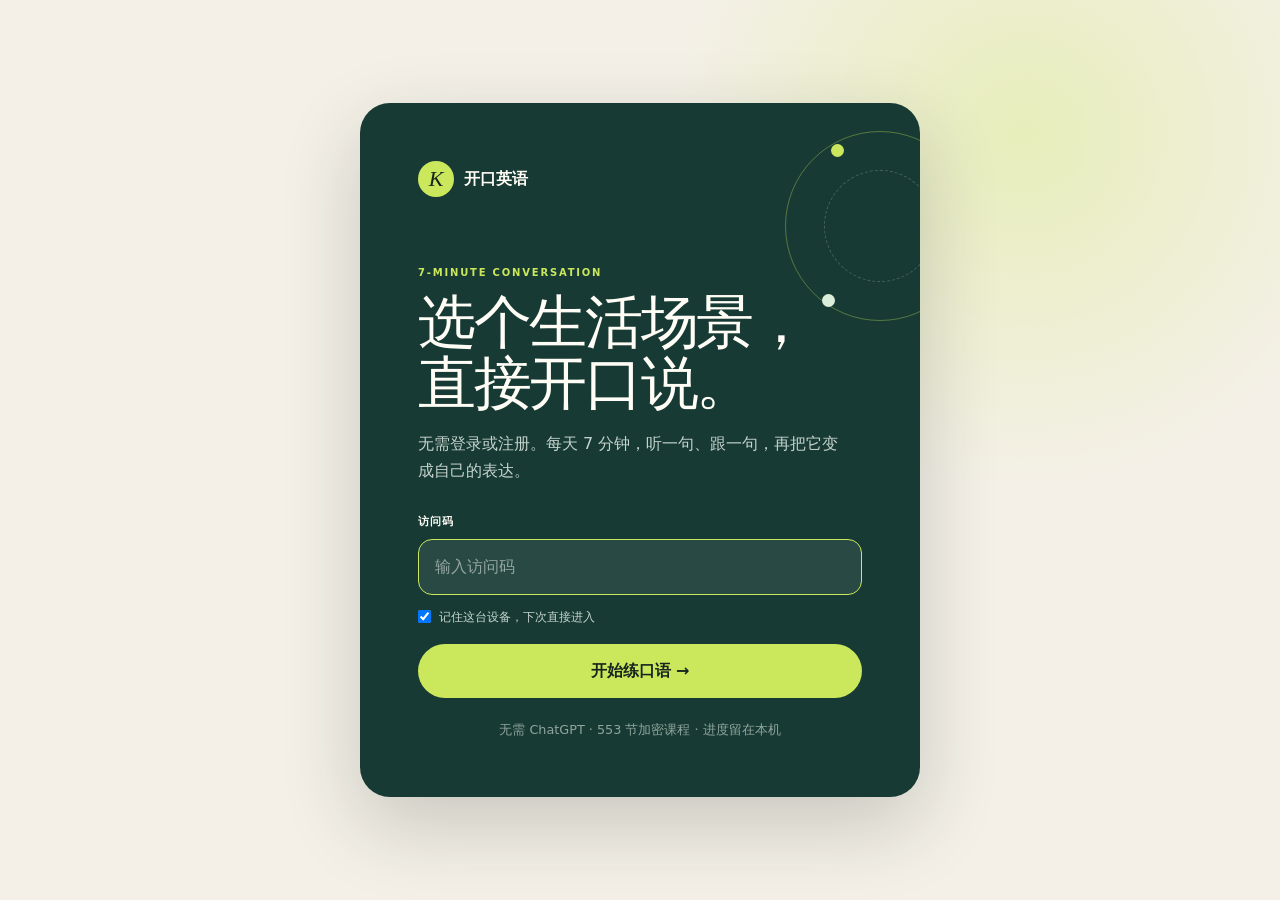
<file: index.html>
<!doctype html>
<html lang="zh-CN">
  <head>
    <meta charset="UTF-8" />
    <meta name="viewport" content="width=device-width, initial-scale=1.0, viewport-fit=cover" />
    <meta name="theme-color" content="#173b34" />
    <meta name="description" content="把 553 份双语 PDF 变成能搜索、能跟读、会复习的手机英语学习库。" />
    <meta property="og:title" content="开口英语 · 每天 12 分钟" />
    <meta property="og:description" content="553 节双语课程 · 主动回忆 · 间隔复习" />
    <meta property="og:image" content="./og.png" />
    <link rel="icon" href="./favicon.svg" />
    <link rel="manifest" href="./manifest.webmanifest" />
    <title>开口英语 · 每天 12 分钟</title>
    <script type="module" crossorigin src="./app.js"></script>
    <link rel="stylesheet" crossorigin href="./app.css">
  </head>
  <body>
    <div id="root"></div>
  </body>
</html>
</file>
<file: app.css>
/*! tailwindcss v4.2.1 | MIT License | https://tailwindcss.com */
@layer properties{@supports (((-webkit-hyphens:none)) and (not (margin-trim:inline))) or ((-moz-orient:inline) and (not (color:rgb(from red r g b)))){*,:before,:after,::backdrop{--tw-rotate-x:initial;--tw-rotate-y:initial;--tw-rotate-z:initial;--tw-skew-x:initial;--tw-skew-y:initial;--tw-border-style:solid;--tw-shadow:0 0 #0000;--tw-shadow-color:initial;--tw-shadow-alpha:100%;--tw-inset-shadow:0 0 #0000;--tw-inset-shadow-color:initial;--tw-inset-shadow-alpha:100%;--tw-ring-color:initial;--tw-ring-shadow:0 0 #0000;--tw-inset-ring-color:initial;--tw-inset-ring-shadow:0 0 #0000;--tw-ring-inset:initial;--tw-ring-offset-width:0px;--tw-ring-offset-color:#fff;--tw-ring-offset-shadow:0 0 #0000;--tw-outline-style:solid;--tw-blur:initial;--tw-brightness:initial;--tw-contrast:initial;--tw-grayscale:initial;--tw-hue-rotate:initial;--tw-invert:initial;--tw-opacity:initial;--tw-saturate:initial;--tw-sepia:initial;--tw-drop-shadow:initial;--tw-drop-shadow-color:initial;--tw-drop-shadow-alpha:100%;--tw-drop-shadow-size:initial}}}@layer theme{:root,:host{--font-sans:ui-sans-serif, system-ui, sans-serif, "Apple Color Emoji", "Segoe UI Emoji", "Segoe UI Symbol", "Noto Color Emoji";--font-mono:ui-monospace, SFMono-Regular, Menlo, Monaco, Consolas, "Liberation Mono", "Courier New", monospace;--spacing:.25rem;--default-transition-duration:.15s;--default-transition-timing-function:cubic-bezier(.4, 0, .2, 1);--default-font-family:var(--font-sans);--default-mono-font-family:var(--font-mono)}}@layer base{*,:after,:before,::backdrop{box-sizing:border-box;border:0 solid;margin:0;padding:0}::file-selector-button{box-sizing:border-box;border:0 solid;margin:0;padding:0}html,:host{-webkit-text-size-adjust:100%;tab-size:4;line-height:1.5;font-family:var(--default-font-family,ui-sans-serif, system-ui, sans-serif, "Apple Color Emoji", "Segoe UI Emoji", "Segoe UI Symbol", "Noto Color Emoji");font-feature-settings:var(--default-font-feature-settings,normal);font-variation-settings:var(--default-font-variation-settings,normal);-webkit-tap-highlight-color:transparent}hr{height:0;color:inherit;border-top-width:1px}abbr:where([title]){-webkit-text-decoration:underline dotted;text-decoration:underline dotted}h1,h2,h3,h4,h5,h6{font-size:inherit;font-weight:inherit}a{color:inherit;-webkit-text-decoration:inherit;-webkit-text-decoration:inherit;-webkit-text-decoration:inherit;-webkit-text-decoration:inherit;text-decoration:inherit}b,strong{font-weight:bolder}code,kbd,samp,pre{font-family:var(--default-mono-font-family,ui-monospace, SFMono-Regular, Menlo, Monaco, Consolas, "Liberation Mono", "Courier New", monospace);font-feature-settings:var(--default-mono-font-feature-settings,normal);font-variation-settings:var(--default-mono-font-variation-settings,normal);font-size:1em}small{font-size:80%}sub,sup{vertical-align:baseline;font-size:75%;line-height:0;position:relative}sub{bottom:-.25em}sup{top:-.5em}table{text-indent:0;border-color:inherit;border-collapse:collapse}:-moz-focusring{outline:auto}progress{vertical-align:baseline}summary{display:list-item}ol,ul,menu{list-style:none}img,svg,video,canvas,audio,iframe,embed,object{vertical-align:middle;display:block}img,video{max-width:100%;height:auto}button,input,select,optgroup,textarea{font:inherit;font-feature-settings:inherit;font-variation-settings:inherit;letter-spacing:inherit;color:inherit;opacity:1;background-color:#0000;border-radius:0}::file-selector-button{font:inherit;font-feature-settings:inherit;font-variation-settings:inherit;letter-spacing:inherit;color:inherit;opacity:1;background-color:#0000;border-radius:0}:where(select:is([multiple],[size])) optgroup{font-weight:bolder}:where(select:is([multiple],[size])) optgroup option{padding-inline-start:20px}::file-selector-button{margin-inline-end:4px}::placeholder{opacity:1}@supports (not ((-webkit-appearance:-apple-pay-button))) or (contain-intrinsic-size:1px){::placeholder{color:currentColor}@supports (color:color-mix(in lab, red, red)){::placeholder{color:color-mix(in oklab, currentcolor 50%, transparent)}}}textarea{resize:vertical}::-webkit-search-decoration{-webkit-appearance:none}::-webkit-date-and-time-value{min-height:1lh;text-align:inherit}::-webkit-datetime-edit{display:inline-flex}::-webkit-datetime-edit-fields-wrapper{padding:0}::-webkit-datetime-edit{padding-block:0}::-webkit-datetime-edit-year-field{padding-block:0}::-webkit-datetime-edit-month-field{padding-block:0}::-webkit-datetime-edit-day-field{padding-block:0}::-webkit-datetime-edit-hour-field{padding-block:0}::-webkit-datetime-edit-minute-field{padding-block:0}::-webkit-datetime-edit-second-field{padding-block:0}::-webkit-datetime-edit-millisecond-field{padding-block:0}::-webkit-datetime-edit-meridiem-field{padding-block:0}::-webkit-calendar-picker-indicator{line-height:1}:-moz-ui-invalid{box-shadow:none}button,input:where([type=button],[type=reset],[type=submit]){appearance:button}::file-selector-button{appearance:button}::-webkit-inner-spin-button{height:auto}::-webkit-outer-spin-button{height:auto}[hidden]:where(:not([hidden=until-found])){display:none!important}}@layer components;@layer utilities{.collapse{visibility:collapse}.invisible{visibility:hidden}.visible{visibility:visible}.absolute{position:absolute}.fixed{position:fixed}.relative{position:relative}.static{position:static}.sticky{position:sticky}.start{inset-inline-start:var(--spacing)}.end{inset-inline-end:var(--spacing)}.isolate{isolation:isolate}.container{width:100%}@media (width>=40rem){.container{max-width:40rem}}@media (width>=48rem){.container{max-width:48rem}}@media (width>=64rem){.container{max-width:64rem}}@media (width>=80rem){.container{max-width:80rem}}@media (width>=96rem){.container{max-width:96rem}}.block{display:block}.contents{display:contents}.flex{display:flex}.grid{display:grid}.hidden{display:none}.table{display:table}.shrink{flex-shrink:1}.grow{flex-grow:1}.transform{transform:var(--tw-rotate-x,) var(--tw-rotate-y,) var(--tw-rotate-z,) var(--tw-skew-x,) var(--tw-skew-y,)}.resize{resize:both}.rounded{border-radius:.25rem}.border{border-style:var(--tw-border-style);border-width:1px}.capitalize{text-transform:capitalize}.underline{text-decoration-line:underline}.shadow{--tw-shadow:0 1px 3px 0 var(--tw-shadow-color,#0000001a), 0 1px 2px -1px var(--tw-shadow-color,#0000001a);box-shadow:var(--tw-inset-shadow), var(--tw-inset-ring-shadow), var(--tw-ring-offset-shadow), var(--tw-ring-shadow), var(--tw-shadow)}.ring{--tw-ring-shadow:var(--tw-ring-inset,) 0 0 0 calc(1px + var(--tw-ring-offset-width)) var(--tw-ring-color,currentcolor);box-shadow:var(--tw-inset-shadow), var(--tw-inset-ring-shadow), var(--tw-ring-offset-shadow), var(--tw-ring-shadow), var(--tw-shadow)}.outline{outline-style:var(--tw-outline-style);outline-width:1px}.blur{--tw-blur:blur(8px);filter:var(--tw-blur,) var(--tw-brightness,) var(--tw-contrast,) var(--tw-grayscale,) var(--tw-hue-rotate,) var(--tw-invert,) var(--tw-saturate,) var(--tw-sepia,) var(--tw-drop-shadow,)}.filter{filter:var(--tw-blur,) var(--tw-brightness,) var(--tw-contrast,) var(--tw-grayscale,) var(--tw-hue-rotate,) var(--tw-invert,) var(--tw-saturate,) var(--tw-sepia,) var(--tw-drop-shadow,)}.transition{transition-property:color,background-color,border-color,outline-color,text-decoration-color,fill,stroke,--tw-gradient-from,--tw-gradient-via,--tw-gradient-to,opacity,box-shadow,transform,translate,scale,rotate,filter,-webkit-backdrop-filter,backdrop-filter,display,content-visibility,overlay,pointer-events;transition-timing-function:var(--tw-ease,var(--default-transition-timing-function));transition-duration:var(--tw-duration,var(--default-transition-duration))}}:root{--ink:#17251f;--muted:#65736c;--paper:#f4f0e7;--cream:#fffdf6;--lime:#cbe85c;--mint:#dbeedc;--orange:#f26c45;--navy:#173b34;--line:#17251f24;--shadow:0 18px 50px #24312a17}*{box-sizing:border-box}html{background:var(--paper);scroll-behavior:smooth}body{color:var(--ink);background:radial-gradient(circle at 90% 2%, #e6efcc 0, transparent 25rem), var(--paper);margin:0;font-family:Inter,PingFang SC,Microsoft YaHei,system-ui,sans-serif}button,input,textarea{font:inherit}button,a{-webkit-tap-highlight-color:transparent}button{color:inherit}.app-shell,.lesson-shell{width:min(1120px,100%);min-height:100vh;margin:auto;padding:0 28px 110px}.site-header{border-bottom:1px solid var(--line);justify-content:space-between;align-items:center;height:86px;display:flex}.brand{cursor:pointer;background:0 0;border:0;align-items:center;gap:11px;padding:0;font-size:18px;font-weight:800;display:flex}.brand-mark{background:var(--ink);width:35px;height:35px;color:var(--lime);border-radius:50% 50% 46% 54%;place-items:center;font-family:Georgia,serif;font-size:22px;font-style:italic;display:grid;transform:rotate(-6deg)}.header-stats{gap:8px;display:flex}.header-stats span,.header-stats button,.time-chip{border:1px solid var(--line);background:#ffffff94;border-radius:99px;padding:8px 12px;font-size:13px;font-weight:700}.header-stats button{cursor:pointer}.welcome-row{justify-content:space-between;align-items:center;min-height:330px;display:flex;position:relative;overflow:hidden}.welcome-row h1,.section-title h1{letter-spacing:-.045em;margin:15px 0 0;font-family:Georgia,Noto Serif SC,serif;font-size:clamp(48px,7vw,82px);font-weight:500;line-height:.98}.eyebrow-text,.stage-kicker{letter-spacing:.18em;color:#607257;font-size:11px;font-weight:900}.orbit-word{border:1px solid #17251f38;border-radius:50%;width:220px;height:220px;margin-right:7vw;position:relative}.orbit-word:before{content:"SPEAK";background:var(--lime);border-radius:50%;place-items:center;font-family:Georgia,serif;font-size:28px;font-style:italic;display:grid;position:absolute;inset:25px;transform:rotate(7deg)}.orbit-word span{background:var(--paper);padding:3px;font-size:11px;font-weight:800;position:absolute}.orbit-word span:first-child{top:5px;left:40px}.orbit-word span:nth-child(2){top:90px;right:-5px}.orbit-word span:nth-child(3){bottom:10px;left:40px}.today-card{background:var(--navy);color:#fff;box-shadow:var(--shadow);border-radius:28px;overflow:hidden}.today-main{grid-template-columns:220px 1fr;min-height:340px;display:grid}.today-number{border-right:1px solid #ffffff26;flex-direction:column;justify-content:center;align-items:center;display:flex}.today-number span{letter-spacing:.14em;font-size:12px}.today-number strong{color:var(--lime);font-family:Georgia,serif;font-size:110px;font-weight:400;line-height:.9}.today-number small{letter-spacing:.25em;font-weight:900}.today-copy{flex-direction:column;justify-content:center;align-items:flex-start;padding:58px 7%;display:flex}.eyebrow{flex-wrap:wrap;gap:8px;display:flex}.eyebrow span{letter-spacing:.08em;text-transform:uppercase;opacity:.82;border:1px solid;border-radius:99px;padding:5px 9px;font-size:10px;font-weight:800}.today-copy h2{max-width:760px;margin:20px 0 12px;font-family:Georgia,serif;font-size:clamp(30px,4.2vw,52px);font-weight:400;line-height:1.04}.today-copy p{color:#c9d5d0;margin:0 0 30px}.primary-button{background:var(--ink);color:#fff;cursor:pointer;border:0;border-radius:99px;justify-content:space-between;align-items:center;gap:28px;min-height:52px;padding:0 22px;font-weight:800;transition:transform .2s,background .2s;display:inline-flex}.primary-button:hover{transform:translateY(-2px)}.primary-button.light{background:var(--lime);color:var(--ink)}.primary-button:disabled{opacity:.55;cursor:wait}.method-strip{color:#cad5d1;border-top:1px solid #ffffff26;justify-content:center;align-items:center;gap:24px;min-height:66px;font-size:12px;font-weight:800;display:flex}.method-strip i{color:var(--lime);font-style:normal}.dashboard-grid{grid-template-columns:1fr 1fr;gap:18px;margin:22px 0;display:grid}.dash-card{text-align:left;border:1px solid var(--line);background:var(--cream);cursor:pointer;border-radius:22px;min-height:190px;padding:26px;transition:transform .2s,box-shadow .2s}.dash-card:hover{box-shadow:var(--shadow);transform:translateY(-3px)}.review-dash{background:var(--mint)}.dash-card>div{justify-content:space-between;align-items:center;display:flex}.dash-icon{font-size:32px}.badge{background:var(--ink);color:#fff;border-radius:50%;place-items:center;min-width:34px;height:34px;font-weight:800;display:grid}.dash-card h3{margin:35px 0 5px;font-family:Georgia,serif;font-size:28px;font-weight:500}.dash-card p{color:var(--muted);margin:0}.science-note{border-top:1px solid var(--line);border-bottom:1px solid var(--line);grid-template-columns:80px 1fr auto;align-items:center;gap:25px;margin:56px 0;padding:34px 0;display:grid}.science-number{color:var(--orange);font-family:Georgia,serif;font-size:48px}.science-note h3{margin:5px 0;font-family:Georgia,serif;font-size:27px;font-weight:500}.science-note p{color:var(--muted);max-width:680px;margin:0;line-height:1.7}.science-note button{cursor:pointer;background:0 0;border:0;border-bottom:1px solid;padding:4px 0;font-weight:800}.bottom-nav{z-index:20;-webkit-backdrop-filter:blur(18px);backdrop-filter:blur(18px);background:#17251ff2;border-radius:22px;grid-template-columns:repeat(5,1fr);width:min(580px,100% - 30px);height:72px;padding:7px;display:grid;position:fixed;bottom:18px;left:50%;transform:translate(-50%);box-shadow:0 18px 40px #11201a33}.bottom-nav button{color:#aebbb5;cursor:pointer;background:0 0;border:0;border-radius:16px;flex-direction:column;justify-content:center;align-items:center;gap:2px;font-size:11px;font-weight:700;display:flex}.bottom-nav button span{font-size:20px}.bottom-nav button.active{background:var(--lime);color:var(--ink)}.library-view,.method-view{padding:70px 0}.section-title{margin-bottom:34px}.section-title h1{font-size:clamp(42px,6vw,70px)}.section-title p{color:var(--muted);margin:18px 0 0}.search-box{background:var(--cream);border:1px solid var(--line);border-radius:16px;align-items:center;gap:12px;height:58px;padding:0 20px;display:flex}.search-box span{font-size:24px}.search-box input{background:0 0;border:0;outline:0;width:100%;font-size:16px}.chip-row{scrollbar-width:none;gap:8px;padding:16px 0 25px;display:flex;overflow-x:auto}.chip-row button{white-space:nowrap;border:1px solid var(--line);cursor:pointer;background:0 0;border-radius:99px;padding:9px 14px;font-size:12px;font-weight:700}.chip-row button.active{background:var(--ink);color:#fff}.lesson-grid{grid-template-columns:repeat(3,1fr);gap:14px;display:grid}.lesson-tile{min-width:0}.lesson-tile>button{border:1px solid var(--line);background:var(--cream);text-align:left;cursor:pointer;border-radius:20px;flex-direction:column;width:100%;height:100%;min-height:310px;padding:23px;transition:transform .2s,box-shadow .2s;display:flex}.lesson-tile:nth-child(6n+2)>button,.lesson-tile:nth-child(6n+6)>button{background:var(--mint)}.lesson-tile:nth-child(6n+4)>button{background:#f7dfd2}.lesson-tile>button:hover{box-shadow:var(--shadow);transform:translateY(-4px)}.tile-top,.tile-footer{color:var(--muted);justify-content:space-between;align-items:center;font-size:11px;font-weight:800;display:flex}.tile-index{color:#17251f40;margin-top:28px;font-family:Georgia,serif;font-size:32px}.lesson-tile h2{margin:12px 0;font-family:Georgia,serif;font-size:24px;font-weight:500;line-height:1.08}.lesson-tile p{color:var(--muted);-webkit-line-clamp:2;-webkit-box-orient:vertical;margin:0;line-height:1.5;display:-webkit-box;overflow:hidden}.tile-footer{margin-top:auto;padding-top:20px}.tile-footer b{color:var(--ink);font-size:20px}.load-more{border:1px solid var(--ink);cursor:pointer;background:0 0;border-radius:99px;margin:30px auto 0;padding:13px 22px;font-weight:800;display:block}.empty-state{text-align:center;background:var(--cream);border:1px solid var(--line);border-radius:26px;max-width:560px;margin:70px auto;padding:50px 30px}.empty-state>span{background:var(--lime);border-radius:50%;place-items:center;width:60px;height:60px;margin:auto;font-size:26px;display:grid}.empty-state h2{margin-bottom:8px;font-family:Georgia,serif;font-size:34px}.empty-state p{color:var(--muted);margin-bottom:25px}.lesson-tile.due>button{background:#f7dfd2}.method-list{border-top:1px solid var(--line)}.method-list article{border-bottom:1px solid var(--line);grid-template-columns:100px 1fr;gap:30px;padding:40px 0;display:grid}.method-list article>span{color:var(--orange);font-family:Georgia,serif;font-size:42px}.method-list h2{margin:0 0 10px;font-family:Georgia,serif;font-size:34px;font-weight:500}.method-list p{color:var(--muted);max-width:720px;line-height:1.8}.method-list a{color:var(--ink);font-size:13px;font-weight:800}.privacy-note{background:var(--mint);border-radius:18px;margin-top:30px;padding:24px}.privacy-note p{color:var(--muted);margin-bottom:0}.lesson-shell{max-width:920px;padding-bottom:70px}.lesson-topbar{border-bottom:1px solid var(--line);grid-template-columns:1fr auto 1fr;align-items:center;height:82px;display:grid}.icon-button{border:1px solid var(--line);cursor:pointer;background:#ffffff8c;border-radius:50%;width:42px;height:42px;font-size:20px}.step-dots{gap:8px;display:flex}.step-dots span{background:#17251f1a;border-radius:50%;place-items:center;width:28px;height:28px;font-size:11px;font-weight:800;display:grid}.step-dots span.active{background:var(--ink);color:var(--lime)}.lesson-topbar .time-chip{justify-self:end}.lesson-hero{padding:60px 0 35px}.lesson-hero h1{letter-spacing:-.04em;margin:18px 0 15px;font-family:Georgia,serif;font-size:clamp(40px,7vw,72px);font-weight:500;line-height:.98}.lesson-hero p{color:var(--muted);font-size:18px}.lesson-coverage{flex-wrap:wrap;align-items:center;gap:9px;margin-top:18px;display:flex}.lesson-coverage b,.lesson-coverage span{border-radius:99px;padding:7px 10px;font-size:11px}.lesson-coverage b{background:var(--ink);color:var(--lime)}.lesson-coverage span{border:1px solid var(--line);color:var(--muted)}.study-card{background:var(--cream);border:1px solid var(--line);box-shadow:var(--shadow);border-radius:28px;overflow:hidden}.step-label{background:var(--ink);color:var(--lime);letter-spacing:.16em;padding:18px 28px;font-size:11px;font-weight:900}.study-stage{padding:clamp(28px,6vw,58px)}.study-stage h2{margin:12px 0;font-family:Georgia,Noto Serif SC,serif;font-size:clamp(30px,5vw,45px);font-weight:500;line-height:1.12}.study-stage>p{color:var(--muted);line-height:1.7}.warmup-stage .primary-button,.study-stage>.primary-button{margin-top:28px}.prompt-box{background:var(--mint);border-radius:15px;margin:28px 0 5px;padding:22px;font-family:Georgia,serif;font-size:20px;line-height:1.5}.stage-heading{justify-content:space-between;align-items:flex-start;gap:20px;display:flex}.toggle{border:1px solid var(--line);cursor:pointer;white-space:nowrap;background:0 0;border-radius:99px;padding:9px 12px;font-size:11px;font-weight:800}.toggle.on{background:var(--ink);color:#fff}.transcript-list{border-top:1px solid var(--line);margin:25px 0}.transcript-row{border-bottom:1px solid var(--line);grid-template-columns:44px 1fr;gap:16px;padding:20px 0;display:grid}.play-button{background:var(--lime);cursor:pointer;border:0;border-radius:50%;width:42px;height:42px}.timestamp{color:var(--orange);font-size:10px;font-weight:900}.english-line{margin:5px 0;font-family:Georgia,serif;font-size:20px;line-height:1.48}.chinese-line{color:var(--muted);margin:8px 0 0;line-height:1.65}.source-link{color:var(--ink);font-size:13px;font-weight:800;display:inline-block}.line-tools{flex-wrap:wrap;align-items:center;gap:12px;min-height:27px;margin-top:9px;display:flex}.line-translation-toggle{color:var(--ink);cursor:pointer;background:#17251f14;border:0;border-radius:99px;padding:6px 10px;font-size:10px;font-weight:800}.line-translation-toggle.on{background:var(--mint)}.line-tools .shadow-tip{margin-top:0}.transcript-mode{border:1px solid var(--line);background:var(--paper);border-radius:16px;grid-template-columns:1fr 1fr;gap:4px;margin:22px 0 -8px;padding:4px;display:grid}.transcript-mode button{text-align:left;cursor:pointer;background:0 0;border:0;border-radius:12px;min-height:64px;padding:10px 14px}.transcript-mode button.active{background:var(--cream);box-shadow:0 5px 18px #17251f14}.transcript-mode b,.transcript-mode span{display:block}.transcript-mode span{color:var(--muted);margin-top:4px;font-size:10px}.transcript-more{border:1px solid var(--line);background:var(--paper);border-radius:15px;justify-content:space-between;align-items:center;gap:14px;margin:-9px 0 24px;padding:14px 16px;display:flex}.transcript-more span,.transcript-complete{color:var(--muted);font-size:11px}.transcript-more button{background:var(--ink);color:#fff;cursor:pointer;border:0;border-radius:99px;padding:10px 14px;font-size:11px;font-weight:800}.transcript-complete{text-align:center;margin:-8px 0 24px}.recall-grid{grid-template-columns:1fr 1fr;gap:10px;margin:28px 0;display:grid}.recall-card{border:1px solid var(--line);background:var(--paper);text-align:left;cursor:pointer;border-radius:16px;flex-direction:column;justify-content:center;align-items:flex-start;gap:8px;min-height:120px;padding:20px;display:flex}.recall-card.revealed{background:var(--mint)}.recall-word{font-family:Georgia,serif;font-size:22px;font-weight:700}.recall-answer{color:var(--muted);font-size:13px;line-height:1.45}.output-stage textarea{resize:vertical;border:1px solid var(--line);background:var(--paper);outline-color:var(--lime);border-radius:15px;width:100%;min-height:150px;padding:18px}.device-note{font-size:11px}.output-stage h3{margin-top:30px}.rating-row{grid-template-columns:repeat(3,1fr);gap:8px;display:grid}.rating-row button{border:1px solid var(--line);background:var(--paper);cursor:pointer;border-radius:15px;padding:18px 10px}.rating-row button:hover{background:var(--lime)}.rating-row b,.rating-row span{display:block}.rating-row span{color:var(--muted);margin-top:5px;font-size:11px}.quick-hero{max-width:820px;padding:78px 0 40px}.quick-hero h1{letter-spacing:-.055em;margin:14px 0 22px;font-family:Georgia,Noto Serif SC,serif;font-size:clamp(54px,8vw,90px);font-weight:500;line-height:.95}.quick-hero p{color:var(--muted);margin:0;font-size:18px;line-height:1.7}.scenario-section{margin:8px 0 24px}.scenario-grid{grid-template-columns:repeat(6,1fr);gap:10px;display:grid}.scenario-grid button{border:1px solid var(--line);background:var(--cream);text-align:left;cursor:pointer;border-radius:20px;flex-direction:column;min-width:0;min-height:156px;padding:18px 15px;transition:transform .18s,border-color .18s,background .18s;display:flex;position:relative}.scenario-grid button:hover{border-color:var(--ink);background:var(--mint);transform:translateY(-3px)}.scenario-grid button:disabled{opacity:.55;cursor:wait}.scenario-icon{margin-bottom:auto;font-size:27px}.scenario-grid b{margin-top:20px;font-size:15px}.scenario-grid small{color:var(--muted);margin-top:4px}.scenario-grid i{color:var(--muted);font-style:normal;position:absolute;top:15px;right:14px}.daily-mission{background:var(--navy);color:#fff;min-height:390px;box-shadow:var(--shadow);border-radius:30px;grid-template-columns:1fr 270px;margin-top:20px;display:grid;overflow:hidden}.mission-copy{flex-direction:column;justify-content:center;align-items:flex-start;padding:54px 58px;display:flex}.mission-tag{color:var(--lime);letter-spacing:.14em;font-size:11px;font-weight:900}.mission-copy h2{max-width:700px;margin:17px 0 9px;font-family:Georgia,Noto Serif SC,serif;font-size:clamp(32px,4.5vw,50px);font-weight:500;line-height:1.08}.mission-copy>p{color:#bac8c2;margin:0;line-height:1.55}.mission-steps{flex-wrap:wrap;gap:7px;margin:25px 0;display:flex}.mission-steps span{color:#d8e2de;border:1px solid #fff3;border-radius:99px;padding:7px 10px;font-size:11px}.mission-meter{text-align:center;background:#00000014;border-left:1px solid #ffffff24;flex-direction:column;justify-content:center;align-items:center;display:flex}.mission-meter strong{color:var(--lime);font-family:Georgia,serif;font-size:126px;font-weight:400;line-height:.82}.mission-meter span{letter-spacing:.25em;margin:16px 0 26px;font-size:13px;font-weight:900}.mission-meter small{color:#adbbb5;line-height:1.5}.home-actions{grid-template-columns:1fr 1fr;gap:12px;margin:18px 0;display:grid}.home-actions>button{border:1px solid var(--line);background:var(--cream);text-align:left;cursor:pointer;border-radius:20px;grid-template-columns:42px 1fr auto;align-items:center;gap:12px;min-height:100px;padding:18px 20px;display:grid}.home-actions>button:hover{background:var(--mint)}.home-actions>button>span{background:var(--lime);border-radius:50%;place-items:center;width:38px;height:38px;font-size:19px;display:grid}.home-actions b,.home-actions small{display:block}.home-actions small{color:var(--muted);margin-top:5px;line-height:1.4}.home-actions i{font-style:normal}.tiny-science{border-top:1px solid var(--line);grid-template-columns:180px 1fr auto;align-items:center;gap:25px;margin:42px 0 10px;padding:24px 0;display:grid}.tiny-science>span{font-family:Georgia,serif;font-size:22px}.tiny-science p{color:var(--muted);margin:0;line-height:1.65}.tiny-science button{cursor:pointer;white-space:nowrap;background:0 0;border:0;border-bottom:1px solid;padding:3px 0;font-weight:800}.speak-first-list{gap:9px;margin:28px 0;display:grid}.speak-first-list>div{border:1px solid var(--line);background:var(--paper);border-radius:15px;grid-template-columns:36px 1fr;align-items:center;padding:17px 18px;display:grid}.speak-first-list span{color:var(--orange);font-family:Georgia,serif}.speak-first-list p{margin:0;line-height:1.55}.listen-controls{border:1px solid var(--line);border-radius:99px;padding:3px;display:flex}.listen-controls button{cursor:pointer;background:0 0;border:0;border-radius:99px;padding:7px 11px;font-size:11px;font-weight:800}.listen-controls button.active{background:var(--ink);color:#fff}.translation-switch{color:var(--muted);cursor:pointer;background:0 0;border:0;margin-top:10px;padding:0;font-size:12px;text-decoration:underline}.translation-switch.on{color:var(--ink)}.shadow-tip{color:#819087;margin-top:8px;font-size:11px;display:block}.sentence-recall-list{gap:10px;margin:28px 0 18px;display:grid}.sentence-recall{border:1px solid var(--line);background:var(--paper);border-radius:17px;padding:20px}.sentence-recall.revealed{background:var(--mint)}.recall-prompt{color:var(--orange);letter-spacing:.08em;font-size:10px;font-weight:900}.sentence-recall>p{margin:8px 0 15px;font-size:17px}.reveal-button{background:var(--ink);color:#fff;cursor:pointer;border:0;border-radius:99px;padding:9px 13px;font-size:11px;font-weight:800}.recall-english{border-top:1px solid #17251f1f;justify-content:space-between;align-items:center;gap:12px;padding-top:14px;font-family:Georgia,serif;font-size:18px;line-height:1.45;display:flex}.recall-english button{background:var(--lime);cursor:pointer;border:0;border-radius:50%;flex:none;width:36px;height:36px}.phrase-bank{flex-wrap:wrap;align-items:center;gap:7px;margin:18px 0;display:flex}.phrase-bank>span{color:var(--muted);margin-right:4px;font-size:11px}.phrase-bank button{border:1px solid var(--line);cursor:pointer;background:0 0;border-radius:99px;padding:7px 10px;font-size:11px}.study-tools{justify-content:space-between;align-items:center;gap:12px;margin-top:10px;display:flex}.study-tools .translation-switch{margin-top:0}.dictionary-open{color:var(--ink);cursor:pointer;white-space:nowrap;background:0 0;border:0;border-bottom:1px solid;padding:0 0 2px;font-size:12px;font-weight:800}.word-chip-inline{color:inherit;font:inherit;cursor:pointer;background:linear-gradient(#0000 62%,#cbe85cb8 62%);border:0;border-radius:4px;margin:0;padding:0 2px;display:inline}.word-chip-inline:hover{background:var(--lime)}.phrase-bank button i{color:var(--orange);margin-left:3px;font-style:normal}.dictionary-backdrop{z-index:80;-webkit-backdrop-filter:blur(6px);backdrop-filter:blur(6px);background:#0b18137a;justify-content:center;align-items:center;padding:24px;display:flex;position:fixed;inset:0}.dictionary-sheet{background:var(--cream);border:1px solid #ffffff73;border-radius:28px;width:min(680px,100%);max-height:calc(100vh - 48px);padding:30px;overflow-y:auto;box-shadow:0 28px 90px #08161047}.dictionary-head{justify-content:space-between;align-items:flex-start;gap:20px;display:flex}.dictionary-head span{color:var(--orange);letter-spacing:.16em;font-size:10px;font-weight:900}.dictionary-head h2{margin:7px 0 22px;font-family:Georgia,Noto Serif SC,serif;font-size:34px;font-weight:500}.dictionary-head>button{border:1px solid var(--line);cursor:pointer;background:0 0;border-radius:50%;width:38px;height:38px;font-size:24px;line-height:1}.dictionary-search{border:1px solid var(--line);background:var(--paper);border-radius:16px;gap:8px;min-height:58px;padding:6px;display:flex}.dictionary-search input{background:0 0;border:0;outline:0;flex:1;min-width:0;padding:0 12px;font-size:17px}.dictionary-search button{background:var(--ink);color:#fff;cursor:pointer;border:0;border-radius:11px;flex:none;padding:0 15px;font-size:12px;font-weight:800}.dictionary-search button:disabled{opacity:.35}.local-definition{background:var(--mint);border-radius:16px;margin:17px 0 0;padding:20px}.local-definition span{color:var(--muted);letter-spacing:.12em;font-size:10px;font-weight:900;display:block}.local-definition b{margin:8px 0 3px;font-family:Georgia,serif;font-size:26px;display:block}.local-definition p,.lookup-tip{color:var(--muted);margin:5px 0 0;line-height:1.65}.lookup-tip{padding:15px 2px 0;font-size:13px}.dictionary-links{grid-template-columns:repeat(3,1fr);gap:8px;margin:18px 0;display:grid}.dictionary-links a{border:1px solid var(--line);min-height:108px;color:var(--ink);background:#fff;border-radius:15px;grid-template-columns:1fr auto;align-content:center;padding:15px;text-decoration:none;transition:transform .18s,background .18s;display:grid}.dictionary-links a:hover{background:var(--mint);transform:translateY(-2px)}.dictionary-links a.disabled{pointer-events:none;opacity:.35}.dictionary-links b{font-size:14px}.dictionary-links span{color:var(--muted);grid-column:1/-1;margin-top:7px;font-size:10px;line-height:1.4}.dictionary-links i{font-style:normal}.save-word-button{background:var(--lime);width:100%;min-height:50px;color:var(--ink);cursor:pointer;border:0;border-radius:99px;font-weight:900}.save-word-button.saved{background:var(--ink);color:#fff}.save-word-button:disabled{opacity:.35;cursor:default}.words-view{padding:70px 0}.manual-lookup{border:1px solid var(--line);background:var(--mint);text-align:left;cursor:pointer;border-radius:19px;grid-template-columns:42px 1fr auto;align-items:center;gap:13px;width:100%;min-height:88px;margin-bottom:18px;padding:16px 20px;display:grid}.manual-lookup>span{background:var(--ink);width:40px;height:40px;color:var(--lime);border-radius:50%;place-items:center;font-size:20px;display:grid}.manual-lookup b,.manual-lookup small{display:block}.manual-lookup small{color:var(--muted);margin-top:4px}.manual-lookup i{font-size:20px;font-style:normal}.saved-word-grid{grid-template-columns:repeat(2,1fr);gap:12px;display:grid}.saved-word-grid article{border:1px solid var(--line);background:var(--cream);border-radius:19px;overflow:hidden}.saved-word-main{text-align:left;cursor:pointer;background:0 0;border:0;width:100%;min-height:180px;padding:24px}.saved-word-main>span{color:var(--orange);letter-spacing:.1em;font-size:10px;font-weight:900}.saved-word-main h2{margin:20px 0 7px;font-family:Georgia,serif;font-size:28px;font-weight:500}.saved-word-main p{color:var(--muted);margin:0;line-height:1.55}.saved-word-grid article>div{border-top:1px solid var(--line);grid-template-columns:1fr 1fr;display:grid}.saved-word-grid article>div button{min-height:44px;color:var(--muted);cursor:pointer;background:0 0;border:0;font-size:11px;font-weight:800}.saved-word-grid article>div button+button{border-left:1px solid var(--line)}.saved-word-grid article>div button:hover{background:var(--mint);color:var(--ink)}@media (width<=760px){.app-shell,.lesson-shell{padding-left:17px;padding-right:17px}.site-header{height:70px}.header-stats span{padding:7px 9px;font-size:11px}.header-stats span:last-child{display:none}.welcome-row{min-height:260px}.welcome-row h1{font-size:50px}.orbit-word{width:115px;height:115px;margin-right:-35px}.orbit-word:before{font-size:16px;inset:15px}.orbit-word span{display:none}.today-main{grid-template-columns:1fr}.today-number{display:none}.today-copy{min-height:330px;padding:38px 24px}.today-copy h2{font-size:35px}.method-strip{gap:8px;padding:0 10px;font-size:10px}.dashboard-grid{grid-template-columns:1fr 1fr;gap:10px}.dash-card{min-height:170px;padding:18px}.dash-card h3{margin-top:28px;font-size:22px}.dash-card p{font-size:12px}.science-note{grid-template-columns:50px 1fr;gap:14px}.science-number{font-size:34px}.science-note h3{font-size:23px}.science-note p{font-size:13px}.science-note button{grid-column:2;justify-self:start}.library-view,.method-view{padding-top:42px}.section-title h1{font-size:46px}.lesson-grid{grid-template-columns:1fr}.lesson-tile>button{min-height:260px}.chip-row{margin-right:-17px;padding-right:17px}.method-list article{grid-template-columns:54px 1fr;gap:14px}.method-list article>span{font-size:30px}.method-list h2{font-size:28px}.lesson-topbar{height:70px}.step-dots span{width:24px;height:24px}.lesson-topbar .time-chip{text-align:center;max-width:112px;padding:7px 8px;font-size:9px;line-height:1.2}.lesson-hero{padding:40px 0 25px}.lesson-hero h1{font-size:43px}.study-card{border-radius:22px}.step-label{padding:15px 20px}.study-stage{padding:28px 20px}.stage-heading{display:block}.stage-heading .toggle{margin-top:8px}.english-line{font-size:18px}.recall-grid,.rating-row{grid-template-columns:1fr}.rating-row button{text-align:left;justify-content:space-between;align-items:center;display:flex}.rating-row span{margin:0}.quick-hero{padding:50px 0 28px}.quick-hero h1{font-size:53px}.quick-hero p{font-size:15px}.scenario-section{margin-right:-17px;overflow:hidden}.scenario-grid{scrollbar-width:none;padding:2px 17px 12px 0;display:flex;overflow-x:auto}.scenario-grid button{flex:0 0 126px;min-height:140px}.daily-mission{border-radius:24px;grid-template-columns:1fr;min-height:0}.mission-copy{padding:34px 23px}.mission-copy h2{font-size:34px}.mission-meter{display:none}.mission-steps{margin:20px 0}.mission-steps span{font-size:10px}.home-actions{grid-template-columns:1fr}.home-actions>button{min-height:92px}.tiny-science{grid-template-columns:1fr;gap:9px}.tiny-science button{justify-self:start}.listen-controls{margin-top:12px;display:inline-flex}.sentence-recall>p{font-size:16px}.transcript-mode button{padding:9px 10px}.transcript-more{flex-direction:column;align-items:stretch}.transcript-more button{width:100%}.header-stats button{padding:7px 9px;font-size:11px}.bottom-nav button{font-size:10px}.bottom-nav button span{font-size:18px}.words-view{padding-top:42px}.saved-word-grid{grid-template-columns:1fr}.dictionary-backdrop{align-items:flex-end;padding:0}.dictionary-sheet{width:100%;max-height:88vh;padding:24px 18px calc(24px + env(safe-area-inset-bottom));border-radius:24px 24px 0 0}.dictionary-head h2{margin-bottom:18px;font-size:30px}.dictionary-links{grid-template-columns:1fr}.dictionary-links a{min-height:76px}}@media (prefers-reduced-motion:reduce){*{scroll-behavior:auto!important;transition:none!important}}@property --tw-rotate-x{syntax:"*";inherits:false}@property --tw-rotate-y{syntax:"*";inherits:false}@property --tw-rotate-z{syntax:"*";inherits:false}@property --tw-skew-x{syntax:"*";inherits:false}@property --tw-skew-y{syntax:"*";inherits:false}@property --tw-border-style{syntax:"*";inherits:false;initial-value:solid}@property --tw-shadow{syntax:"*";inherits:false;initial-value:0 0 #0000}@property --tw-shadow-color{syntax:"*";inherits:false}@property --tw-shadow-alpha{syntax:"<percentage>";inherits:false;initial-value:100%}@property --tw-inset-shadow{syntax:"*";inherits:false;initial-value:0 0 #0000}@property --tw-inset-shadow-color{syntax:"*";inherits:false}@property --tw-inset-shadow-alpha{syntax:"<percentage>";inherits:false;initial-value:100%}@property --tw-ring-color{syntax:"*";inherits:false}@property --tw-ring-shadow{syntax:"*";inherits:false;initial-value:0 0 #0000}@property --tw-inset-ring-color{syntax:"*";inherits:false}@property --tw-inset-ring-shadow{syntax:"*";inherits:false;initial-value:0 0 #0000}@property --tw-ring-inset{syntax:"*";inherits:false}@property --tw-ring-offset-width{syntax:"<length>";inherits:false;initial-value:0}@property --tw-ring-offset-color{syntax:"*";inherits:false;initial-value:#fff}@property --tw-ring-offset-shadow{syntax:"*";inherits:false;initial-value:0 0 #0000}@property --tw-outline-style{syntax:"*";inherits:false;initial-value:solid}@property --tw-blur{syntax:"*";inherits:false}@property --tw-brightness{syntax:"*";inherits:false}@property --tw-contrast{syntax:"*";inherits:false}@property --tw-grayscale{syntax:"*";inherits:false}@property --tw-hue-rotate{syntax:"*";inherits:false}@property --tw-invert{syntax:"*";inherits:false}@property --tw-opacity{syntax:"*";inherits:false}@property --tw-saturate{syntax:"*";inherits:false}@property --tw-sepia{syntax:"*";inherits:false}@property --tw-drop-shadow{syntax:"*";inherits:false}@property --tw-drop-shadow-color{syntax:"*";inherits:false}@property --tw-drop-shadow-alpha{syntax:"<percentage>";inherits:false;initial-value:100%}@property --tw-drop-shadow-size{syntax:"*";inherits:false}.unlock-shell{background:radial-gradient(circle at 80% 15%,#cbe85c52,#0000 22rem),#f4f0e7;place-items:center;min-height:100vh;padding:24px;display:grid}.unlock-card{color:#fffdf6;background:#173b34;border-radius:30px;width:min(560px,100%);padding:clamp(30px,7vw,58px);position:relative;overflow:hidden;box-shadow:0 28px 80px #17251f33}.unlock-brand{align-items:center;gap:10px;font-weight:800;display:flex}.unlock-brand>span{color:#17251f;background:#cbe85c;border-radius:50%;place-items:center;width:36px;height:36px;font:italic 22px Georgia,serif;display:grid}.unlock-orbit{border:1px solid #cbe85c59;border-radius:50%;width:190px;height:190px;position:absolute;top:28px;right:-55px}.unlock-orbit:after{content:"";border:1px dashed #fff3;border-radius:50%;position:absolute;inset:38px}.unlock-orbit i{background:#cbe85c;border-radius:50%;width:13px;height:13px;position:absolute}.unlock-orbit i:first-child{top:12px;left:45px}.unlock-orbit i:nth-child(2){background:#f26c45;top:86px;right:5px}.unlock-orbit i:nth-child(3){background:#dbeedc;bottom:13px;left:36px}.unlock-kicker{color:#cbe85c;letter-spacing:.18em;margin-top:68px;font-size:10px;font-weight:900;display:block}.unlock-card h1{letter-spacing:-.04em;margin:13px 0 15px;font:500 clamp(38px,8vw,58px)/1.05 Georgia,Noto Serif SC,serif}.unlock-card>p{color:#c6d2cd;max-width:430px;line-height:1.7}.unlock-card form{margin-top:30px}.unlock-card form>label:first-child{display:block}.unlock-card label>span{letter-spacing:.1em;margin-bottom:8px;font-size:11px;font-weight:800;display:block}.unlock-card input[type=password]{color:#fff;background:#ffffff14;border:1px solid #ffffff3d;border-radius:14px;outline:none;width:100%;height:56px;padding:0 16px}.unlock-card input[type=password]:focus{border-color:#cbe85c}.remember-row{color:#c6d2cd;align-items:center;gap:8px;margin:13px 0 18px;font-size:12px;display:flex}.unlock-card form>button{color:#17251f;cursor:pointer;background:#cbe85c;border:0;border-radius:99px;width:100%;height:54px;font-weight:900}.unlock-card form>button:disabled{opacity:.65}.unlock-error{color:#ffd8cc;background:#f26c4529;border-radius:10px;margin-bottom:12px;padding:10px 12px;font-size:12px}.unlock-loading{color:#cbe85c;background:#ffffff12;border-radius:14px;margin-top:30px;padding:20px}.unlock-card>small{color:#91a49c;text-align:center;margin-top:22px;display:block}@media (width<=560px){.unlock-shell{padding:0}.unlock-card{border-radius:0;flex-direction:column;justify-content:center;min-height:100vh;display:flex}.unlock-kicker{margin-top:54px}}
</file>
